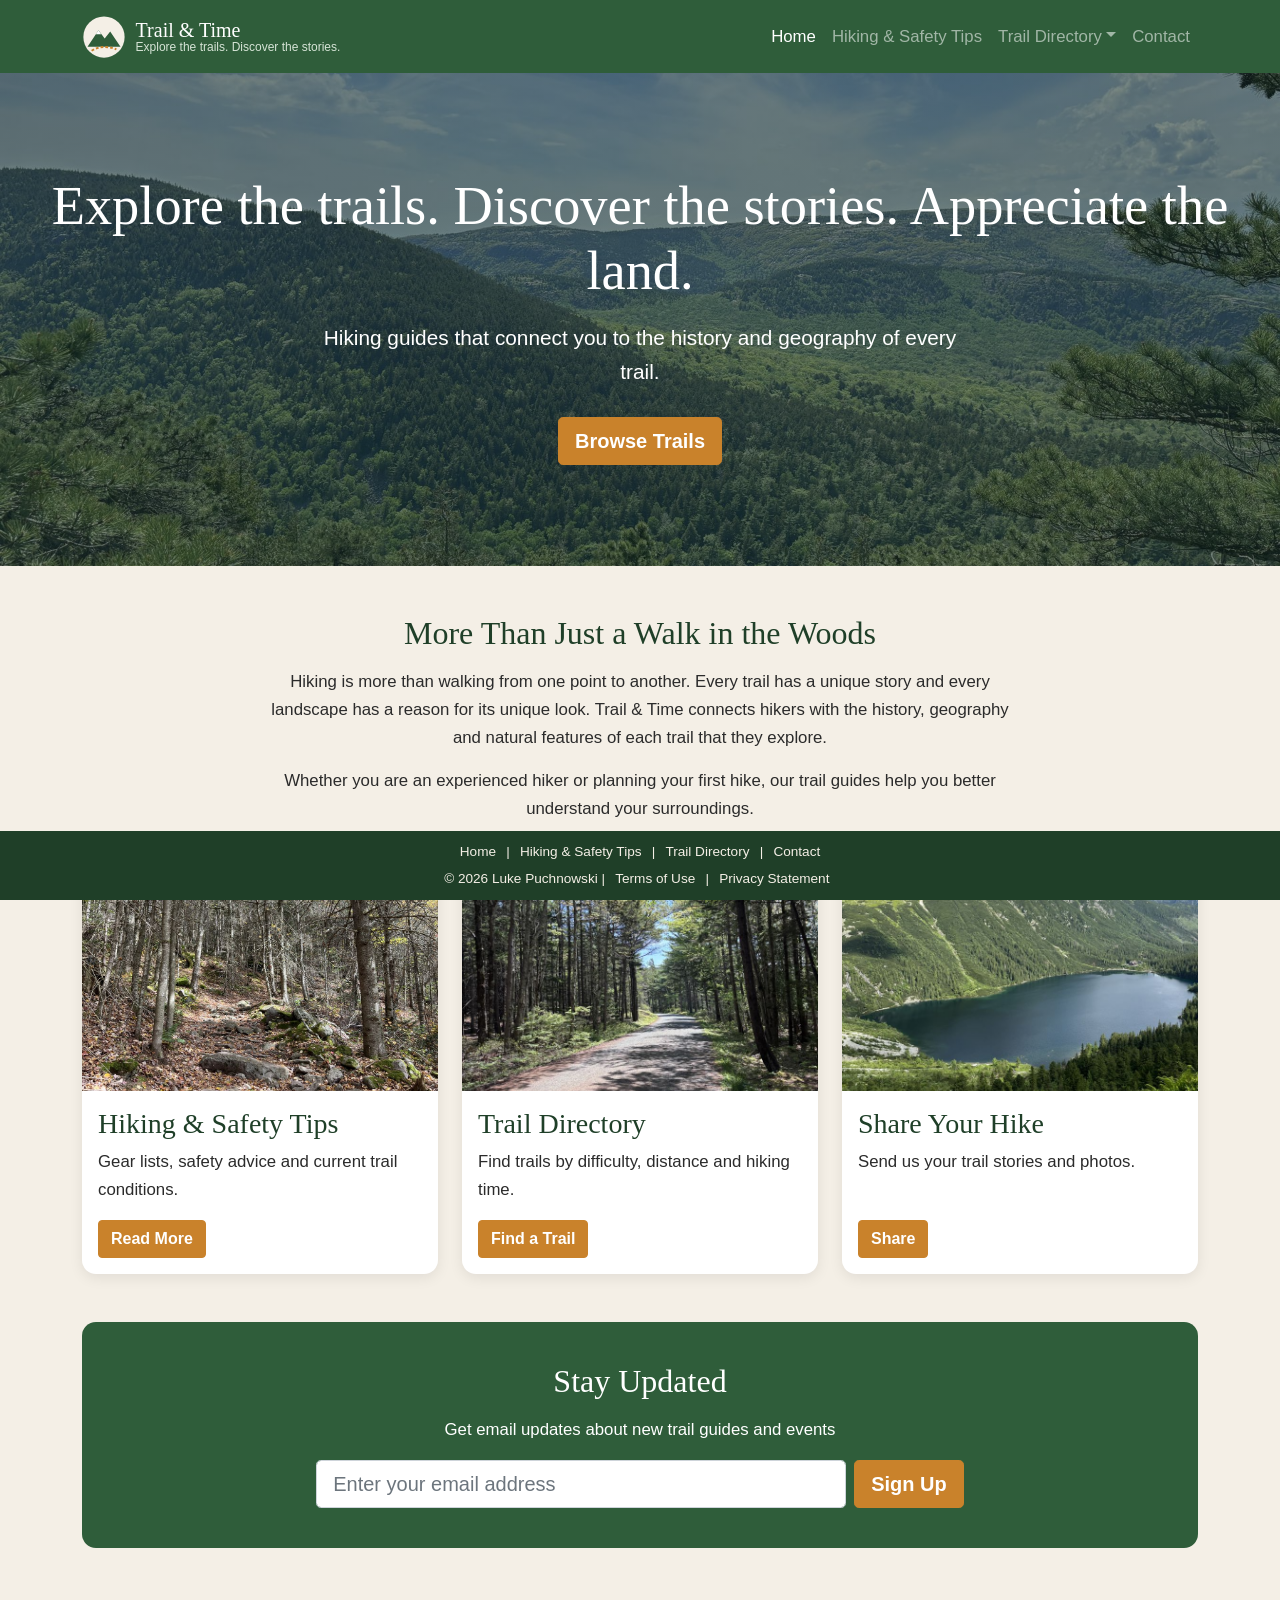
<file: index.html>
<!DOCTYPE html>
<!--Developer: Luke Puchnowski, IS117-001, Fall 2026 Semester-->
<html lang="en">

    <head>
        <meta charset="UTF-8">
        <meta name="viewport" content="width=device-width, initial-scale=1">
        <title>Trail & Time | Home</title>
        <!--local bootstrap copy from starter files-->
        <link href="css/bootstrap.css" rel="stylesheet">
        <link href="css/main.css" rel="stylesheet">
    </head>

    <body>
        <!--nav-->
        <nav class="navbar navbar-expand-lg navbar-dark site-nav">
            <div class="container">
                <a class="navbar-brand" href="index.html">
                    <img src="images/logo.svg" alt="Trail & Time logo: a green mountain with a dotted trail">
                    <span>Trail & Time
                        <span class="brand-tagline">Explore the trails. Discover the stories.</span>
                    </span>
                </a>
                <button class="navbar-toggler" type="button" data-bs-toggle="collapse" data-bs-target="#mainNav" aria-controls="mainNav" aria-expanded="false" aria-label="Toggle Navigation">
                    <span class="navbar-toggler-icon"></span>
                </button>
                <div class="collapse navbar-collapse" id="mainNav">
                    <ul class="navbar-nav ms-auto">
                        <li class="nav-item"><a class="nav-link active" aria-current="page" href="index.html">Home</a></li>
                        <li class="nav-item"><a class="nav-link" href="hiking_safety.html">Hiking & Safety Tips</a></li>
                        <li class="nav-item dropdown"><a class="nav-link dropdown-toggle" href="#" id="trailDropdown" role="button" data-bs-toggle="dropdown" aria-expanded="false">Trail Directory</a>
                            <ul class="dropdown-menu" aria-labelledby="trailDropdown">
                                <li><a class="dropdown-item" href="trail_directory.html">All Trails</a></li>
                                <li><hr class="dropdown-divider"></li>
                                <li><a class="dropdown-item" href="trail_history.html">Trail History</a></li>
                                <li><a class="dropdown-item" href="terrain_geography.html">Terrain & Geography</a></li>
                            </ul>
                        </li>
                        <li class="nav-item"><a class="nav-link" href="contact.html">Contact</a></li>
                    </ul>
                </div>
            </div>
        </nav>

    <!--hero for home page-->
    <!--background photo is from West Face Trail Cadillac MTN 2026 Maine trip-->
    <header class="hero">
        <h1>Explore the trails. Discover the stories. Appreciate the land.</h1>
        <p>Hiking guides that connect you to the history and geography of every trail.</p>
        <a class="btn btn-trail btn-lg" href="trail_directory.html">Browse Trails</a>
    </header>

    <main class="container my-5">
        <section class="home-intro mb-5">
            <h2 class="mb-3">More Than Just a Walk in the Woods</h2>
            <p>Hiking is more than walking from one point to another. Every trail has a unique story and every landscape has a reason for its unique look. 
                Trail & Time connects hikers with the history, geography and natural features of each trail that they explore.</p>
            <p>Whether you are an experienced hiker or planning your first hike, our trail guides help you better understand your surroundings.</p>
        </section>
        <!--featured cards with photos for each section-->
        <section aria-label="Explore our website">
            <div class="row g-4">
                <div class="col-12 col-md-6 col-lg-4">
                    <div class="card feature-card h-100">
                        <img src="images/slide-mountain-trail.jpg" class="card-img-top img-fluid" alt="Rocky trail covered in fallen leaves taken while climbing Slide Mountain in the Catskills, New York">
                        <div class="card-body d-flex flex-column">
                            <h3 class="card-title h3">Hiking & Safety Tips</h3>
                            <p class="card-text">Gear lists, safety advice and current trail conditions.</p>
                            <a href="hiking_safety.html" class="btn btn-trail mt-auto align-self-start">Read More</a>
                        </div>
                    </div>
                </div>
                <div class="col-12 col-md-6 col-lg-4">
                    <div class="card feature-card h-100">
                        <img src="images/eagle-lake-path.jpg" class="card-img-top img-fluid" alt="Gravel path through tall evergreens adjacent to Eagle Lake in Maine">
                        <div class="card-body d-flex flex-column">
                            <h3 class="card-title h3">Trail Directory</h3>
                            <p class="card-text">Find trails by difficulty, distance and hiking time.</p>
                            <a href="trail_directory.html" class="btn btn-trail mt-auto align-self-start">Find a Trail</a>
                        </div>
                    </div>
                </div>
                <div class="col-12 col-md-12 col-lg-4">
                    <div class="card feature-card h-100">
                        <img src="images/czarny-staw-trail.jpg" class="card-img-top img-fluid" alt="Morskie Oko mountain lake seen from rocky trail leading up to Czarny Staw in the Tatra Mountains">
                        <div class="card-body d-flex flex-column">
                            <h3 class="card-title h3">Share Your Hike</h3>
                            <p class="card-text">Send us your trail stories and photos.</p>
                            <a href="contact.html" class="btn btn-trail mt-auto align-self-start">Share</a>
                        </div>
                    </div>
                </div>
            </div>
        </section>
        <!--email signup-->
        <section class="signup-band text-center mt-5">
            <h2>Stay Updated</h2>
            <p>Get email updates about new trail guides and events</p>
            <form class="row g-2 justify-content-center" action="mailto:lap39@njit.edu?subject=Trail%20%26%20Time%20email%20signup" method="post" enctype="text/plain">
                <div class="col-12 col-sm-8 col-md-6">
                    <label for="signupEmail" class="visually-hidden">Email Address</label>
                    <input type="email" class="form-control form-control-lg" id="signupEmail" name="email" placeholder="Enter your email address" required>
                </div>
                <div class="col-12 col-sm-auto">
                    <button type="submit" class="btn btn-trail btn-lg w-100">Sign Up</button>
                </div>
            </form>
        </section>
    </main>

    <!--footer-->
    <footer class="footer">
        <div class="container">
            <div class="footer-links">
                <a href="index.html">Home</a> |
                <a href="hiking_safety.html">Hiking & Safety Tips</a> |
                <a href="trail_directory.html">Trail Directory</a> |
                <a href="contact.html">Contact</a>
            </div>
            <div>
                &copy; 2026 Luke Puchnowski | 
                <a href="terms.html#terms">Terms of Use</a> |
                <a href="terms.html#privacy">Privacy Statement</a>
            </div>
        </div>
    </footer>

    <!--bootstrap js bundle needed for mobile menu + dropdown-->
    <script src="https://cdn.jsdelivr.net/npm/bootstrap@5.0.2/dist/js/bootstrap.bundle.min.js" integrity="sha384-MrcW6ZMFYlzcLA8Nl+NtUVF0sA7MsXsP1UyJoMp4YLEuNSfAP+JcXn/tWtIaxVXM" crossorigin="anonymous"></script>
    </body>
</html>
</file>
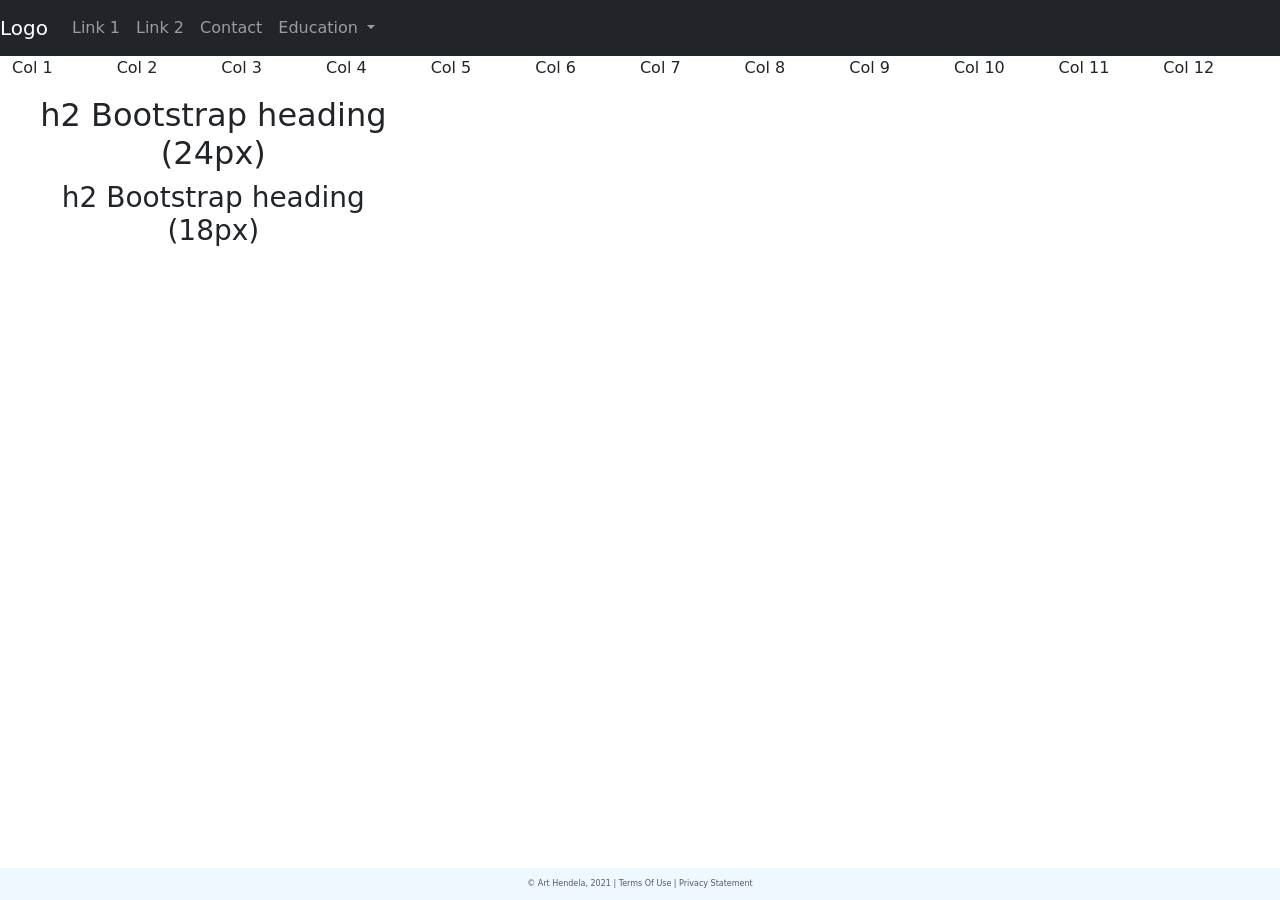
<file: Bootstrap/index.html>
<!DOCTYPE html>
<html lang="en">
<head>
    <meta charset="UTF-8">
    <title>My First Bootstrap Page</title>
    <!-- CSS only -->
    <link href="https://cdn.jsdelivr.net/npm/bootstrap@5.0.2/dist/css/bootstrap.min.css"
          rel="stylesheet"
          integrity="sha384-EVSTQN3/azprG1Anm3QDgpJLIm9Nao0Yz1ztcQTwFspd3yD65VohhpuuCOmLASjC"
          crossorigin="anonymous">
    <link href="css/main.css" rel="stylesheet">

</head>
<body>
<div class="container-fluid">
    <div class="row">
            <nav class="navbar navbar-expand-md
                    justify-content-start
                    bg-dark navbar-dark
                    col-12">

                <!-- Brand -->
                <a class="navbar-brand" href="#">Logo</a>
                <!-- Responsive Button for the smaller menu -->
                <button class="navbar-toggler" type="button"
                        data-bs-toggle="collapse" data-bs-target="#collapsibleNavbar">
                    <span class="navbar-toggler-icon"></span>
                </button>
                <div class="collapse navbar-collapse" id="collapsibleNavbar">
                    <ul class="navbar-nav">
                        <!-- Links -->
                        <li class="nav-item">
                            <a class="nav-link" href="#">Link 1</a>
                        </li>
                        <li class="nav-item">
                            <a class="nav-link" href="#">Link 2</a>
                        </li>
                        <li class="nav-item">
                            <a class="nav-link" href="#">Contact</a>
                        </li>

                        <!-- Dropdown -->
                        <li class="nav-item dropdown">
                            <a class="nav-link dropdown-toggle" href="#" id="navbardrop"
                               data-toggle="dropdown" role="button" data-bs-toggle="dropdown" aria-expanded="false">
                                Education
                            </a>
                            <div class="dropdown-menu">
                                <a class="dropdown-item" href="#">Link 1</a>
                                <a class="dropdown-item" href="#">Link 2</a>
                                <a class="dropdown-item" href="#">Link 3</a>
                                <a class="dropdown-item" href="#">Link 4</a>
                            </div>
                        </li>
                    </ul>
                </div>
            </nav>
        <div class="row">
        <p class="col-1">Col 1</p>
        <p class="col-1">Col 2</p>
        <p class="col-1">Col 3</p>
        <p class="col-1">Col 4</p>
        <p class="col-1">Col 5</p>
        <p class="col-1">Col 6</p>
        <p class="col-1">Col 7</p>
        <p class="col-1">Col 8</p>
        <p class="col-1">Col 9</p>
        <p class="col-1">Col 10</p>
        <p class="col-1">Col 11</p>
        <p class="col-1">Col 12</p>
        </div>
    <div class="col-sm-4  text-center">
        <h2>h2 Bootstrap heading (24px)</h2>
        <h3>h2 Bootstrap heading (18px)</h3>
    </div>
</div>
 <footer class="footer page-footer font-small ">
     <div class="container">
        <div class="row">
            <span class="text-muted">&copy; Art Hendela, 2021 |  Terms Of Use  |  Privacy Statement</span>
        </div>
     </div>
  </footer>
</div>


    <!-- Javascript Bundle with Popper -->
<script src="https://cdn.jsdelivr.net/npm/bootstrap@5.0.2/dist/js/bootstrap.bundle.min.js"
        integrity="sha384-MrcW6ZMFYlzcLA8Nl+NtUVF0sA7MsXsP1UyJoMp4YLEuNSfAP+JcXn/tWtIaxVXM"
        crossorigin="anonymous">
</script>

</body>
</html>
</file>
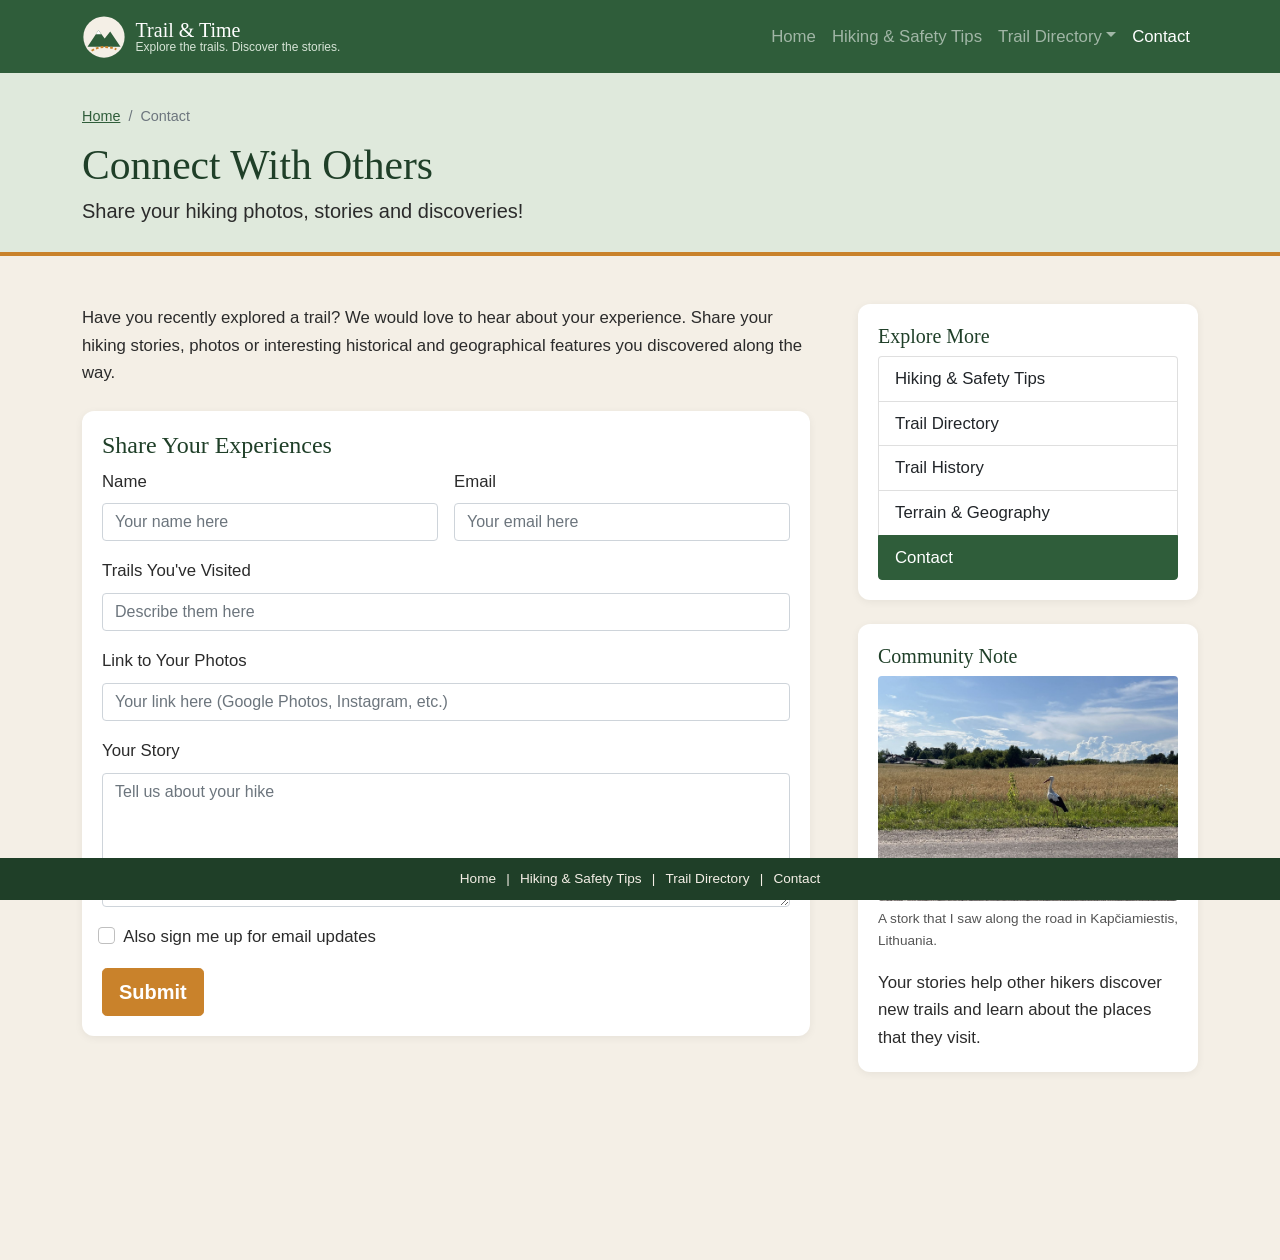
<file: contact.html>
<!DOCTYPE html>
<!--Developer: Luke Puchnowski, IS117-001, Fall 2026 Semester-->
<html lang="en">

    <head>
        <meta charset="UTF-8">
        <meta name="viewport" content="width=device-width, initial-scale=1">
        <title>Trail & Time | Contact</title>
        <link href="css/bootstrap.css" rel="stylesheet">
        <link href="css/main.css" rel="stylesheet">
    </head>

    <body>

        <nav class="navbar navbar-expand-lg navbar-dark site-nav">
            <div class="container">
                <a class="navbar-brand" href="index.html">
                    <img src="images/logo.svg" alt="Trail & Time logo: a green mountain with a dotted trail">
                    <span>Trail & Time
                        <span class="brand-tagline">Explore the trails. Discover the stories.</span>
                    </span>
                </a>
                <button class="navbar-toggler" type="button" data-bs-toggle="collapse" data-bs-target="#mainNav" aria-controls="mainNav" aria-expanded="false" aria-label="Toggle Navigation">
                    <span class="navbar-toggler-icon"></span>
                </button>
                <div class="collapse navbar-collapse" id="mainNav">
                    <ul class="navbar-nav ms-auto">
                        <li class="nav-item"><a class="nav-link" href="index.html">Home</a></li>
                        <li class="nav-item"><a class="nav-link" href="hiking_safety.html">Hiking & Safety Tips</a></li>
                        <li class="nav-item dropdown"><a class="nav-link dropdown-toggle" href="#" id="trailDropdown" role="button" data-bs-toggle="dropdown" aria-expanded="false">Trail Directory</a>
                            <ul class="dropdown-menu" aria-labelledby="trailDropdown">
                                <li><a class="dropdown-item" href="trail_directory.html">All Trails</a></li>
                                <li><hr class="dropdown-divider"></li>
                                <li><a class="dropdown-item" href="trail_history.html">Trail History</a></li>
                                <li><a class="dropdown-item" href="terrain_geography.html">Terrain & Geography</a></li>
                            </ul>
                        </li>
                        <li class="nav-item"><a class="nav-link active" aria-current="page" href="contact.html">Contact</a></li>
                    </ul>
                </div>
            </div>
        </nav>

        <header class="page-header">
            <div class="container">
                <nav aria-label="breadcrumb">
                    <ol class="breadcrumb">
                        <li class="breadcrumb-item"><a href="index.html">Home</a></li>
                        <li class="breadcrumb-item active" aria-current="page">Contact</li>
                    </ol>
                </nav>
                <h1>Connect With Others</h1>
                <p class="lead">Share your hiking photos, stories and discoveries!</p>
            </div>
        </header>

        <div class="container my-5">
            <div class="row g-5">
                <main class="col-12 col-lg-8">
                    <p class="mb-4">Have you recently explored a trail? We would love to hear about your experience. Share your hiking stories, photos or interesting historical and geographical features you discovered
                    along the way.</p>
                    <!--contact form-->
                    <section class="sidebar-box">
                        <h2 class="h4">Share Your Experiences</h2>
                        <form action="mailto:lap39@njit.edu?subject=Trail%20%26%20Time%20hike%20story" method="post" enctype="text/plain">
                            <div class="row g-3">
                                <div class="col-12 col-md-6">
                                    <label for="name" class="form-label">Name</label>
                                    <input type="text" class="form-control" id="name" name="name" placeholder="Your name here" required>
                                </div>
                                <div class="col-12 col-md-6">
                                    <label for="email" class="form-label">Email</label>
                                    <input type="email" class="form-control" id="email" name="email" placeholder="Your email here" required>
                                </div>
                                <div class="col-12">
                                    <label for="trails" class="form-label">Trails You've Visited</label>
                                    <input type="text" class="form-control" id="trails" name="trails" placeholder="Describe them here">
                                </div>
                                <div class="col-12">
                                    <label for="photos" class="form-label">Link to Your Photos</label>
                                    <input type="url" class="form-control" id="photos" name="photos" placeholder="Your link here (Google Photos, Instagram, etc.)">
                                </div>
                                <div class="col-12">
                                    <label for="message" class="form-label">Your Story</label>
                                    <textarea class="form-control" id="message" name="message" rows="5" placeholder="Tell us about your hike"></textarea>
                                </div>
                                <div class="col-12 form-check ms-1">
                                        <input class="form-check-input" type="checkbox" id="subscribe" name="subscribe">
                                        <label class="form-check-label" for="subscribe">Also sign me up for email updates</label>
                                </div>
                                <div class="col-12">
                                    <button type="submit" class="btn btn-trail btn-lg">Submit</button>
                                </div>
                            </div>
                        </form>
                    </section>
                </main>

                <aside class="col-12 col-lg-4">
                    <div class="sidebar-box mb-4">
                        <h2 class="h5">Explore More</h2>
                        <div class="list-group">
                            <a href="hiking_safety.html" class="list-group-item list-group-item-action">Hiking & Safety Tips</a>
                            <a href="trail_directory.html" class="list-group-item list-group-item-action">Trail Directory</a>
                            <a href="trail_history.html" class="list-group-item list-group-item-action">Trail History</a>
                            <a href="terrain_geography.html" class="list-group-item list-group-item-action">Terrain & Geography</a>
                            <a href="contact.html" class="list-group-item list-group-item-action active" aria-current="page">Contact</a>
                        </div>
                    </div>
                    <div class="sidebar-box">
                        <h2 class="h5">Community Note</h2>
                        <figure class="photo-figure mb-3">
                            <img src="images/stork-lithuania.jpg" class="img-fluid rounded" alt="White stork standing in grass beside a country road and a yellow field in Kapčiamiestis, Lithuania">
                            <figcaption>A stork that I saw along the road in Kapčiamiestis, Lithuania.</figcaption>
                        </figure>
                        <p class="mb-0">Your stories help other hikers discover new trails and learn about the places that they visit.</p>
                    </div>
                </aside>

            </div>
        </div>

        <footer class="footer">
            <div class="container">
                <div class="footer links">
                    <a href="index.html">Home</a> |
                    <a href="hiking_safety.html">Hiking & Safety Tips</a> |
                    <a href="trail_directory.html">Trail Directory</a> |
                    <a href="contact.html">Contact</a>
                </div>
                <div>
                    &copy; 2026 Luke Puchnowski |
                    <a href="terms.html#terms">Terms of Use</a> |
                    <a href="terms.html#privacy">Privacy Statement</a>
                </div>
            </div>
        </footer>

        <script src="https://cdn.jsdelivr.net/npm/bootstrap@5.0.2/dist/js/bootstrap.bundle.min.js" integrity="sha384-MrcW6ZMFYlzcLA8Nl+NtUVF0sA7MsXsP1UyJoMp4YLEuNSfAP+JcXn/tWtIaxVXM" 
        crossorigin="anonymous"></script>

    </body>

</html>
</file>
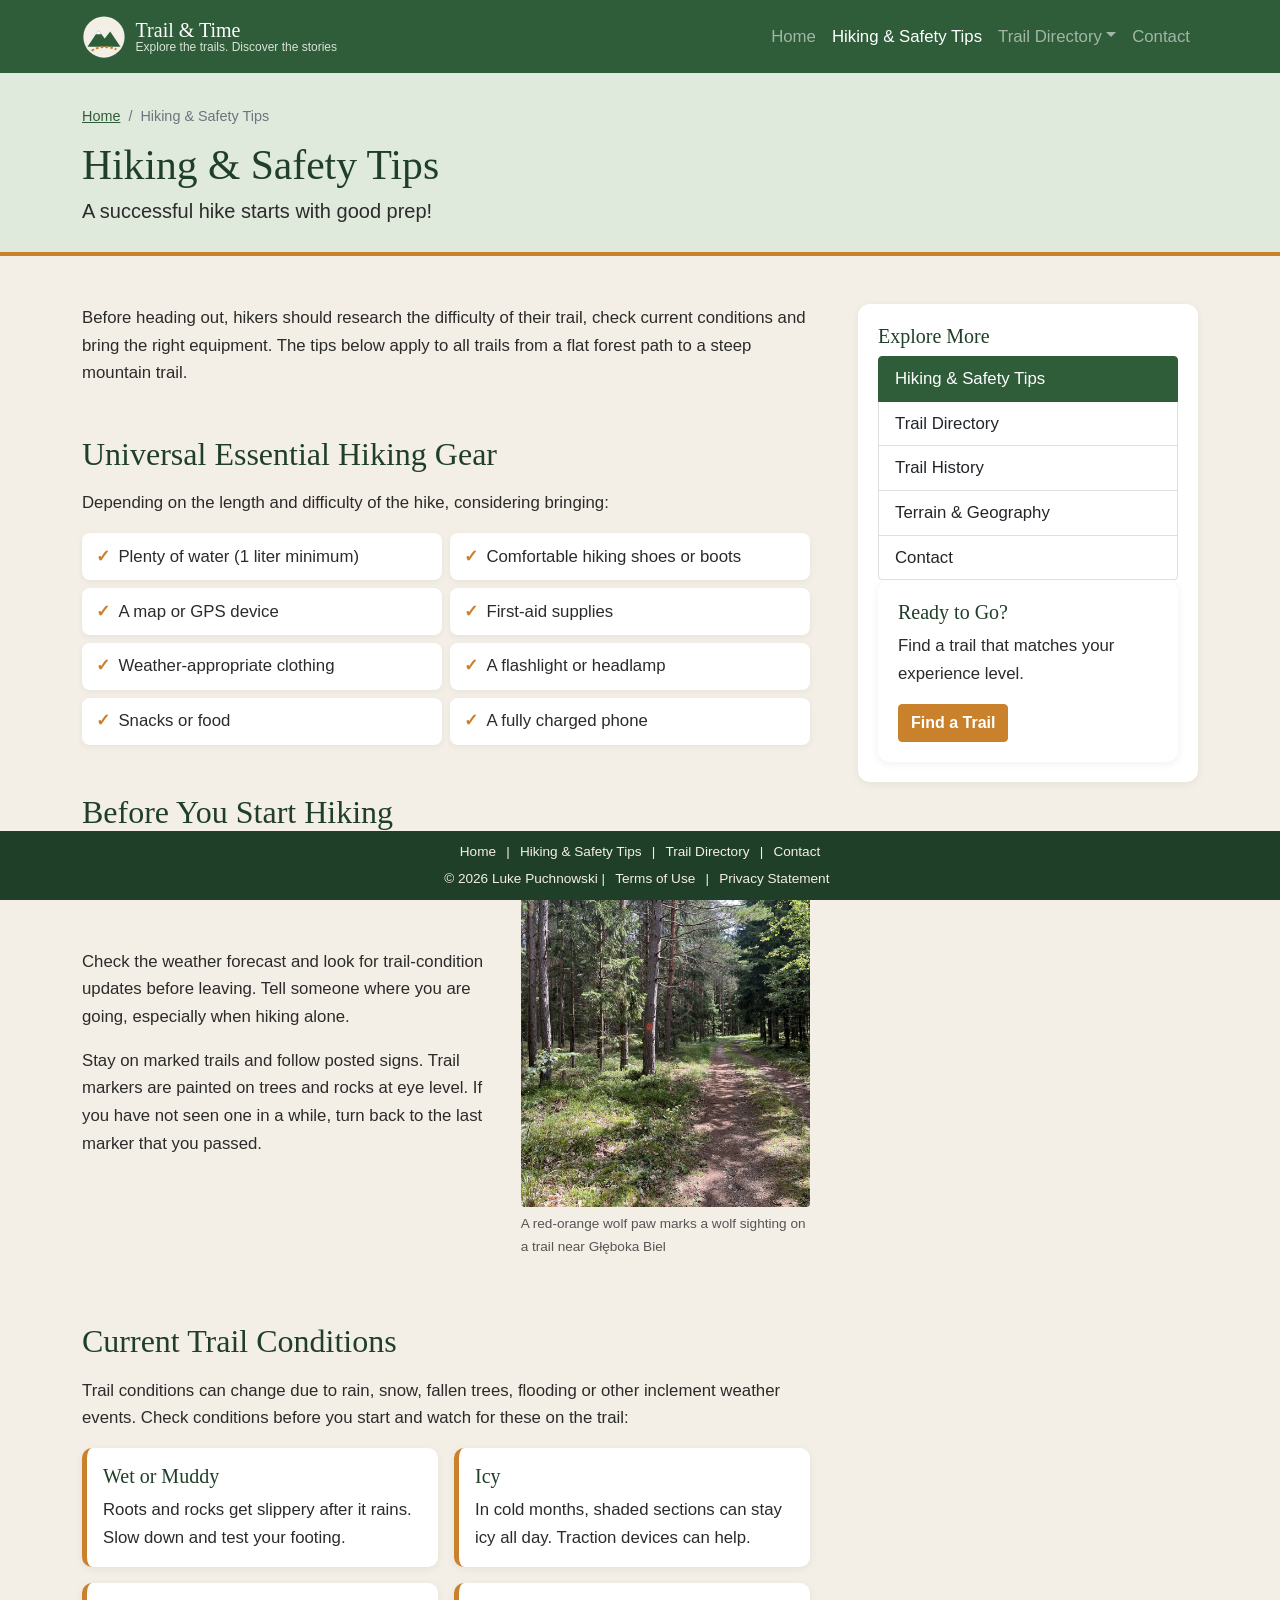
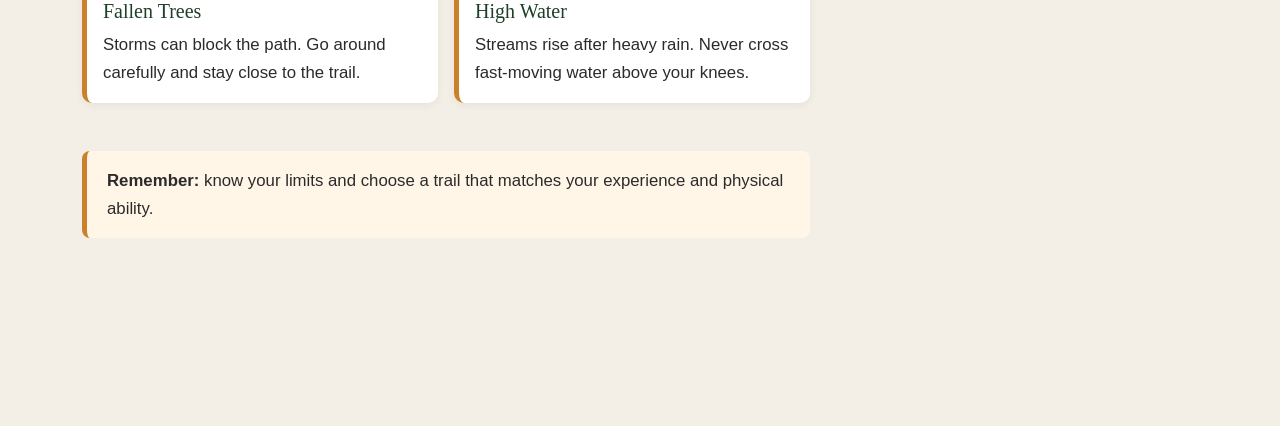
<file: hiking_safety.html>
<!DOCTYPE html>
<!--Developer: Luke Puchnowski, IS117-001, Fall 2026 Semester-->
<html lang="en">

    <head>
        <meta charset="UTF-8">
        <meta name="viewport" content="width=device-width, initial-scale=1">
        <title>Trail & Time | Hiking & Safety Tips</title>
        <link href="css/bootstrap.css" rel="stylesheet">
        <link href="css/main.css" rel="stylesheet">
    </head>

    <body>

        <!--nav same on every page except for active link change-->
        <nav class="navbar navbar-expand-lg navbar-dark site-nav">
            <div class="container">
                <a class="navbar-brand" href="index.html">
                    <img src="images/logo.svg" alt="Trail & Time logo with a green mountain and a dotted trail around it">
                    <span>Trail & Time
                        <span class="brand-tagline">Explore the trails. Discover the stories</span>
                    </span>
                </a>
                <button class="navbar-toggler" type="button" data-bs-toggle="collapse" data-bs-target="#mainNav" aria-controls="mainNav" aria-expanded="false" aria-label="Toggle Navigation">
                    <span class="navbar-toggler-icon"></span>
                </button>
                <div class="collapse navbar-collapse" id="mainNav">
                    <ul class="navbar-nav ms-auto">
                        <li class="nav-item"><a class="nav-link" href="index.html">Home</a></li>
                        <li class="nav-item"><a class="nav-link active" aria-current="page" href="hiking_safety.html">Hiking & Safety Tips</a></li>
                        <li class="nav-item dropdown"><a class="nav-link dropdown-toggle" href="#" id="trailDropdown" role="button" data-bs-toggle="dropdown" aria-expanded="false">Trail Directory</a>
                            <ul class="dropdown-menu" aria-labelledby="trailDropdown">
                                <li><a class="dropdown-item" href="trail_directory.html">All Trails</a></li>
                                <li><hr class="dropdown-divider"></li>
                                <li><a class="dropdown-item" href="trail_history.html">Trail History</a></li>
                                <li><a class="dropdown-item" href="terrain_geography.html">Terrain & Geography</a></li>
                            </ul>
                        </li>
                        <li class="nav-item"><a class="nav-link" href="contact.html">Contact</a></li>
                    </ul>
                </div>
            </div>
        </nav>

        <!--breadcrumb-->
        <header class="page-header">
            <div class="container">
                <nav aria-label="breadcrumb">
                    <ol class="breadcrumb">
                        <li class="breadcrumb-item"><a href="index.html">Home</a></li>
                        <li class="breadcrumb-item active" aria-current="page">Hiking & Safety Tips</li>
                    </ol>
                </nav>
                <h1>Hiking & Safety Tips</h1>
                <p class="lead">A successful hike starts with good prep!</p>
            </div>
        </header>

        <div class="container my-5">
            <div class="row g-5">
                <!--main-->
                <main class="col-12 col-lg-8">
                    <section class="mb-5">
                        <p>Before heading out, hikers should research the difficulty of their trail, check current conditions and bring the right equipment.
                           The tips below apply to all trails from a flat forest path to a steep mountain trail.</p>
                    </section>
                    <!--gear checklist-->
                    <section class="mb-5">
                        <h2>Universal Essential Hiking Gear</h2>
                        <p>Depending on the length and difficulty of the hike, considering bringing:</p>
                        <ul class="gear-list row row-cols-1 row-cols-sm-2 g-2 list-unstyled">
                            <li class="col"><span class="gear-item">Plenty of water (1 liter minimum)</span></li>
                            <li class="col"><span class="gear-item">Comfortable hiking shoes or boots</span></li>
                            <li class="col"><span class="gear-item">A map or GPS device</span></li>
                            <li class="col"><span class="gear-item">First-aid supplies</span></li>
                            <li class="col"><span class="gear-item">Weather-appropriate clothing</span></li>
                            <li class="col"><span class="gear-item">A flashlight or headlamp</span></li>
                            <li class="col"><span class="gear-item">Snacks or food</span></li>
                            <li class="col"><span class="gear-item">A fully charged phone</span></li>
                        </ul>
                    </section>
                    <!--before you hike-->
                    <section class="mb-5">
                        <h2>Before You Start Hiking</h2>
                        <div class="row g-4 align-items-center">
                            <div class="col-12 col-md-7">
                                <p>Check the weather forecast and look for trail-condition updates before leaving. Tell someone where you are going, especially when hiking alone.</p>
                                <p>Stay on marked trails and follow posted signs. Trail markers are painted on trees and rocks at eye level. If you have not seen one in a while, turn back to the last marker that you passed.</p>
                            </div>
                            <div class="col-12 col-md-5">
                                <figure class="photo-figure">
                                    <img src="images/trail-marker-wolf.jpg" class="img-fluid rounded" alt="red-orange wolf paw painted on a pine tree beside a dirt path in the forest">
                                    <figcaption>A red-orange wolf paw marks a wolf sighting on a trail near Głęboka Biel</figcaption>
                                </figure>
                            </div>
                        </div>
                    </section>
                    <!--trail conditions-->
                    <section class="mb-5">
                        <h2>Current Trail Conditions</h2>
                        <p>Trail conditions can change due to rain, snow, fallen trees, flooding or other inclement weather events. Check conditions before you start and watch for these on the trail:</p>
                        <div class="row row-cols-1 row-cols-md-2 g-3">
                            <div class="col">
                                <div class="card condition-card h-100">
                                    <div class="card-body">
                                        <h3 class="card-title h5">Wet or Muddy</h3>
                                        <p class="card-text">Roots and rocks get slippery after it rains. Slow down and test your footing.</p>
                                    </div>
                                </div>
                            </div>
                            <div class="col">
                                <div class="card condition-card h-100">
                                    <div class="card-body">
                                        <h3 class="card-title h5">Icy</h3>
                                        <p class="card-text">In cold months, shaded sections can stay icy all day. Traction devices can help.</p>
                                    </div>
                                </div>
                            </div>
                            <div class="col">
                                <div class="card condition-card h-100">
                                    <div class="card-body">
                                        <h3 class="card-title h5">Fallen Trees</h3>
                                        <p class="card-text">Storms can block the path. Go around carefully and stay close to the trail.</p>
                                    </div>
                                </div>
                            </div>
                            <div class="col">
                                <div class="card condition-card h-100">
                                    <div class="card-body">
                                        <h3 class="card-title h5">High Water</h3>
                                        <p class="card-text">Streams rise after heavy rain. Never cross fast-moving water above your knees.</p>
                                    </div>
                                </div>
                            </div>
                        </div>
                    </section>
                    <div class="callout">
                        <strong>Remember:</strong> know your limits and choose a trail that matches your experience and physical ability.
                    </div>
                </main>
                <aside class="col-12 col-lg-4">
                    <div class="sidebar-box mb-4">
                        <h2 class="h5">Explore More</h2>
                        <div class="list-group">
                            <a href="hiking_safety.html" class="list-group-item list-group-item-action active" aria-current="page">Hiking & Safety Tips</a>
                            <a href="trail_directory.html" class="list-group-item list-group-item-action">Trail Directory</a>
                            <a href="trail_history.html" class="list-group-item list-group-item-action">Trail History</a>
                            <a href="terrain_geography.html" class="list-group-item list-group-item-action">Terrain & Geography</a>
                            <a href="contact.html" class="list-group-item list-group-item-action">Contact</a>
                        </div>
                        <div class="sidebar-box">
                            <h2 class="h5">Ready to Go?</h2>
                            <p>Find a trail that matches your experience level.</p>
                            <a href="trail_directory.html" class="btn btn-trail">Find a Trail</a>
                        </div>
                    </div>
                </aside>
            </div>
        </div>

        <footer class="footer">
            <div class="container">
                <div class="footer-links">
                    <a href="index.html">Home</a> |
                    <a href="hiking_safety.html">Hiking & Safety Tips</a> |
                    <a href="trail_directory.html">Trail Directory</a> |
                    <a href="contact.html">Contact</a>
                </div>
                <div>
                    &copy; 2026 Luke Puchnowski |
                    <a href="terms.html#terms">Terms of Use</a> |
                    <a href="terms.html#privacy">Privacy Statement</a>
                </div>
            </div>
        </footer>

    <!--bootstrap-->
        <script src="https://cdn.jsdelivr.net/npm/bootstrap@5.0.2/dist/js/bootstrap.bundle.min.js" integrity="sha384-MrcW6ZMFYlzcLA8Nl+NtUVF0sA7MsXsP1UyJoMp4YLEuNSfAP+JcXn/tWtIaxVXM" 
        crossorigin="anonymous"></script>
    </body>

</html>
</file>
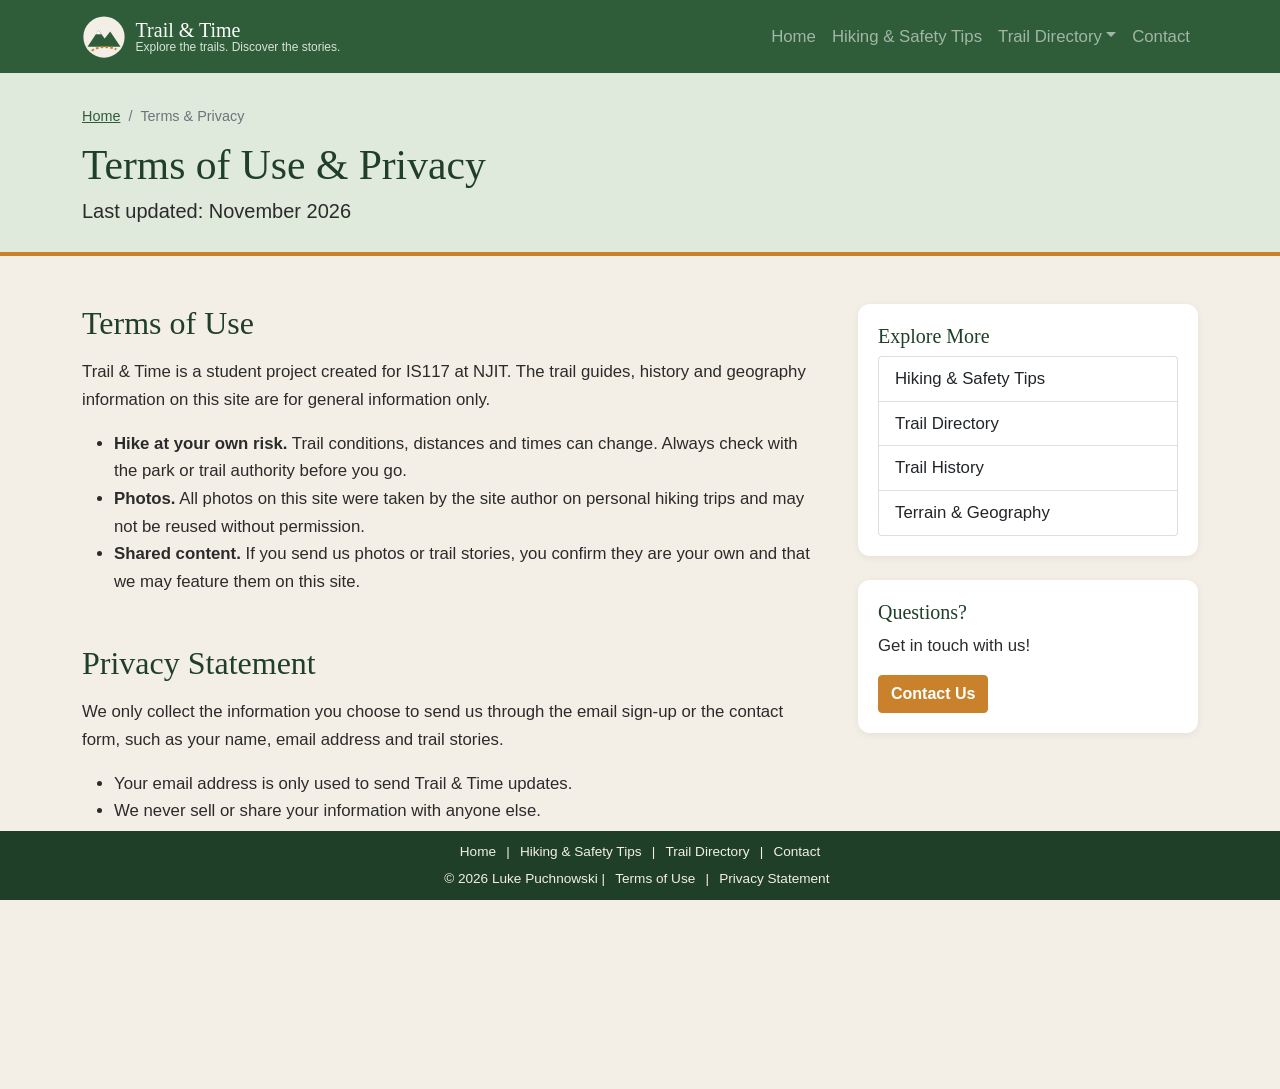
<file: terms.html>
<!DOCTYPE html>
<!--Developer: Luke Puchnowski, IS117-001, Fall 2026 Semester-->
<html lang="en">

    <head>
        <meta charset="UTF-8">
        <meta name="viewport" content="width=device-width, initial-scale=1">
        <title>Trail & Time | Terms & Privacy</title>
        <link href="css/bootstrap.css" rel="stylesheet">
        <link href="css/main.css" rel="stylesheet">
    </head>

    <body>
        <!--same nav every pagfe-->
        <nav class="navbar navbar-expand-lg navbar-dark site-nav">
            <div class="container">
                <a class="navbar-brand" href="index.html">
                    <img src="images/logo.svg" alt="Trail & Time logo: a green mountain with a dotted trail">
                    <span> Trail & Time
                        <span class="brand-tagline">Explore the trails. Discover the stories.</span>
                    </span>
                </a>
                <button class="navbar-toggler" type="button" data-bs-toggle="collapse" data-bs-target="#mainNav" aria-controls="mainNav" aria-expanded="false" aria-label="Toggle Navigation">
                    <span class="navbar-toggler-icon"></span>
                </button>
                <div class="collapse navbar-collapse" id="mainNav">
                    <ul class="navbar-nav ms-auto">
                        <li class="nav-item"><a class="nav-link" href="index.html">Home</a></li>
                        <li class="nav-item"><a class="nav-link" href="hiking_safety.html">Hiking &amp; Safety Tips</a></li>
                        <li class="nav-item dropdown"><a class="nav-link dropdown-toggle" href="#" id="trailDropdown" role="button" data-bs-toggle="dropdown" aria-expanded="false">Trail Directory</a>
                            <ul class="dropdown-menu" aria-labelledby="trailDropdown">
                                <li><a class="dropdown-item" href="trail_directory.html">All Trails</a></li>
                                <li><hr class="dropdown-divider"></li>
                                <li><a class="dropdown-item" href="trail_history.html">Trail History</a></li>
                                <li><a class="dropdown-item" href="terrain_geography.html">Terrain &amp; Geography</a></li>
                            </ul>
                        </li>
                        <li class="nav-item"><a class="nav-link" href="contact.html">Contact</a></li>
                    </ul>
                </div>
            </div>
        </nav>

        <!--breadcrumb-->
        <header class="page-header">
            <div class="container">
                <nav aria-label="breadcrumb">
                    <ol class="breadcrumb">
                        <li class="breadcrumb-item"><a href="index.html">Home</a></li>
                        <li class="breadcrumb-item active" aria-current="page">Terms & Privacy</li>
                    </ol>
                </nav>
                <h1>Terms of Use & Privacy</h1>
                <p class="lead">Last updated: November 2026</p>
            </div>
        </header>

        <div class="container my-5">
            <div class="row g-5">
                <main class="col-12 col-lg-8">
                    <section id="terms" class="mb-5">
                        <h2>Terms of Use</h2>
                        <p>Trail & Time is a student project created for IS117 at NJIT. The trail guides, history and
                            geography information on this site are for general information only.</p>
                        <ul>
                            <li><strong>Hike at your own risk.</strong> Trail conditions, distances and times can change. Always check with the park or trail authority before you go.</li>
                            <li><strong>Photos.</strong> All photos on this site were taken by the site author on personal hiking trips and may not be reused without permission.</li>
                            <li><strong>Shared content.</strong> If you send us photos or trail stories, you confirm they are your own and that we may feature them on this site.</li>
                        </ul>
                    </section>
                    <!--privacy-->
                    <section id="privacy" class="mb-5">
                        <h2>Privacy Statement</h2>
                        <p>We only collect the information you choose to send us through the email sign-up or the contact form, such as your name, email address and trail stories.</p>
                        <ul>
                            <li>Your email address is only used to send Trail & Time updates.</li>
                            <li>We never sell or share your information with anyone else.</li>
                            <li>You can ask to be removed from updates at any time through the <a href="contact.html"> Contact page</a>.</li>
                        </ul>
                    </section>
                </main>
                <!--sidebar for quick links-->
                <aside class="col-12 col-lg-4">
                    <div class="sidebar-box mb-4">
                        <h2 class="h5">Explore More</h2>
                        <div class="list-group">
                            <a href="hiking_safety.html" class="list-group-item list-group-item-action">Hiking & Safety Tips</a>
                            <a href="trail_directory.html" class="list-group-item list-group-item-action">Trail Directory</a>
                            <a href="trail_history.html" class="list-group-item list-group-item-action">Trail History</a>
                            <a href="terrain_geography.html" class="list-group-item list-group-item-action">Terrain & Geography</a>
                        </div>
                    </div>  
                    <div class="sidebar-box">
                        <h2 class="h5">Questions?</h2>
                        <p>Get in touch with us!</p>
                        <a href="contact.html" class="btn btn-trail">Contact Us</a>
                    </div>
                </aside> 
            </div>
        </div>

        <footer class="footer">
            <div class="container">
                <div class="footer-links">
                    <a href="index.html">Home</a> |
                    <a href="hiking_safety.html">Hiking & Safety Tips</a> |
                    <a href="trail_directory.html">Trail Directory</a> |
                    <a href="contact.html">Contact</a>
                </div>
                <div>
                    &copy; 2026 Luke Puchnowski |
                    <a href="terms.html#terms">Terms of Use</a> |
                    <a href="terms.html#privacy">Privacy Statement</a>
                </div>
            </div>
        </footer>

        <!--bootstrap-->
        <script src="https://cdn.jsdelivr.net/npm/bootstrap@5.0.2/dist/js/bootstrap.bundle.min.js" integrity="sha384-MrcW6ZMFYlzcLA8Nl+NtUVF0sA7MsXsP1UyJoMp4YLEuNSfAP+JcXn/tWtIaxVXM" 
        crossorigin="anonymous">
        </script>

    </body>

</html>
</file>
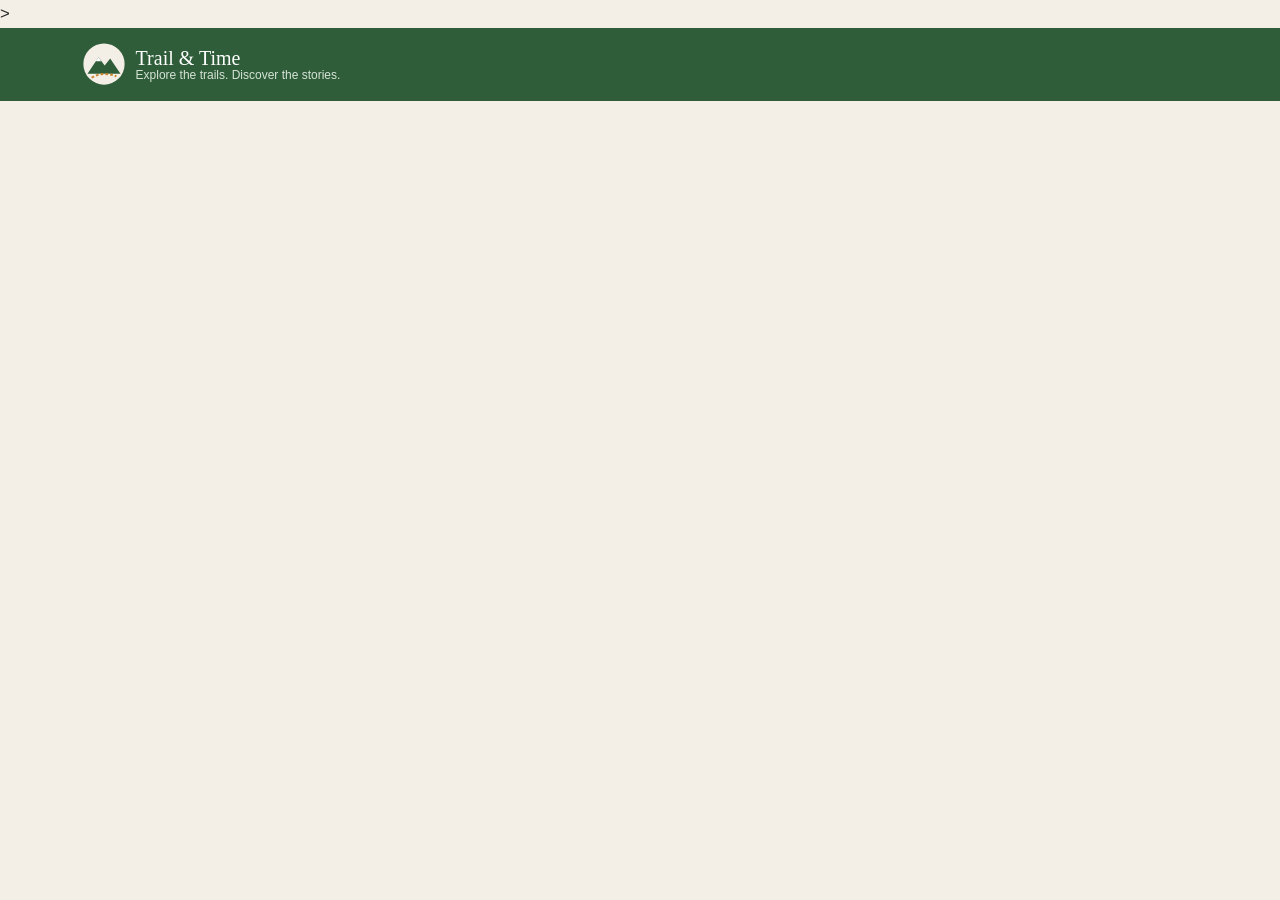
<file: trail_directory.html>
<!DOCTYPE html>
><!--Developer: Luke Puchnowski, IS117-001, Fall 2026 Semester-->
<html lang="en">

    <head>
        <meta charset="UTF-8">
        <meta name="viewport" content="width=device-width, initial-scale=1">
        <title>Trail & Time | Trail Directory</title>
        <link href="css/bootstrap.css" rel="stylesheet">
        <link href="css/main.css" rel="stylesheet">
    </head>

    <body>

        <nav class="navbar navbar-expand-lg navbar-dark site-nav">
            <div class="container">
                <a class="navbar-brand" href="index.html">
                    <img src="images/logo.svg" alt="Trail & Time logo: green mountain with a dotted trail across it">
                    <span>Trail & Time
                        <span class="brand-tagline">Explore the trails. Discover the stories.</span>
                    </span>
                </a>
                <button class="navbar-toggler" type="button" data-bs-toggle="collapse" data-bs-target="#mainNav" aria-controls="mainNav" aria-expanded="false" aria-label="Toggle Navigation">
                    <span class="navbar-toggler-icon"></span>
                </button>
                <div class="collapse navbar-collapse" id="mainNav">
                    <ul class="navbar-nav ms-auto">
                        
                    </ul>
                </div>

            </div>
        </nav>

    </body>

</html>
</file>
<file: css/main.css>
/*Developer: Luke Puchnowski, IS117-001, Fall 2026 Semester*/

/*colors*/
:root{
    --forest: #2f5d3a;
    --forest-dark: #1f3f28;
    --sage: #dfe9dc;
    --sand: #f4efe6;
    --amber: #c9822b;
    --amber-dark: #a8681f;
    --ink: #2b2b2b;
}

/*base*/
body{
    background-color: var(--sand);
    color: var(--ink);
    font-family: "Segoe UI", Roboto, Helvetica, Arial, sans-serif;
    font-size: 1.05rem;
    line-height: 1.65;
    padding-bottom: 140px;
}

h1, h2, h3, h4, .navbar-brand{
    font-family: Georgia, 'Times New Roman', serif;
    color: var(--forest-dark);
}

a {
    color: var(--forest);
}

/*nav stuff*/
.site-nav{
    background-color: var(--forest);
    padding: 0.6rem 1rem;
}

.site-nav .navbar-brand{
    color: #fff;
    display: flex;
    align-items: center;
    gap: 0.6rem;
    line-height: 1.1;
}

.site-nav .navbar-brand img{
    width: 44px;
    height: 44px;
}

.brand-tagline{
    display: block;
    font-family: "Segoe UI", Roboto, Helvetica, Arial, sans-serif;
    font-size: 0.75rem;
    color: #d6e4d6;
}

.site-nav .nav-link{
    color: #f4efe6;
    font-weight: 500;
}

.site-nav .nav-link:hover,
.site-nav .nav-link:focus,
.site-nav .nav-link.active {
    color: #ffd59a;
}

.site-nav .dropdown-item.active,
.site-nav .dropdown-item:active{
    background-color: var(--forest);
}

/*buttons*/
.btn-trail{
    background-color: var(--amber);
    border-color: var(--amber);
    color: #fff;
    font-weight: 600;
}

.btn-trail:hover,
.btn-trail:focus{
    background-color: var(--amber-dark);
    border-color: var(--amber-dark);
    color: #fff;
}

/*home page*/
.hero{
    background-image: linear-gradient(rgba(20, 40, 25, 0.55), rgba(20, 40, 25, 0.55)), url("../images/cadillac-west-face.jpg");
    background-size: cover;
    background-position: center;
    color: #fff;
    padding: 6em 1rem;
    text-align: center;
}

.hero h1{
    color: #fff;
    font-size: clamp(2em, 5vw, 3.4rem);
    margin-bottom: 1rem;
}

.hero p{
    font-size: clamp(1.05rem, 2.2vw, 1.3rem);
    max-width: 640px;
    margin: 0 auto 1.75rem;
}

.home-intro{
    max-width: 760px;
    margin: 0 auto;
    text-align: center;
}

.feature-card{
    border: none;
    border-radius: 14px;
    overflow: hidden;
    box-shadow: 0 4px 14px rgba(0, 0, 0, 0.08);
    transition: transform 0.2s ease;
}

.feature-card:hover{
    transform: translateY(-4px);
}

/*photos cropped to same height since all different shapes initially*/
.feature-card .card-img-top{
    height: 220px;
    object-fit: cover;
}

.feature-card .card-title{
    color: var(--forest-dark);
}

.signup-band{
    background-color: var(--forest);
    color: #fff;
    border-radius: 14px;
    padding: 2.5rem 1.5rem;
}

.signup-band h2{
    color: #fff;
}

/*footer*/
.footer{    
    position: fixed;
    left: 0;
    bottom: 0;
    width: 100%;
    background-color: var(--forest-dark);
    color: #f4efe6;
    text-align: center;
    padding: 10px;
    font-size: 0.85rem;
    z-index: 1000;
}

.footer a{
    color: #f4efe6;
    text-decoration: none;
    margin: 0 0.4rem;
}

.footer a:hover{
    color: #ffd59a;
    text-decoration: underline;
}

.footer-links{
    margin-bottom: 0.25rem;
}

/*interior pages (everything except home)*/
.page-header{
    background-color: var(--sage);
    border-bottom: 4px solid var(--amber);
    padding: 2rem 0 1.5rem;
}

.page-header h1{
    font-size: clamp(1.8rem, 4vw, 2.6rem);
    margin-bottom: 0.25rem;
}

.page-header .lead{
    margin-bottom: 0;
}

.breadcrumb{
    margin-bottom: 0.75rem;
    font-size: 0.9rem;
}

.breadcrumb a{
    color: var(--forest);
}

main h2{
    margin-bottom: 1rem;
}

/*gear checklist for each item with checkmark I think*/
.gear-item{
    display: block;
    background-color: #fff;
    border-radius: 8px;
    padding: 0.6rem 0.9rem;
    box-shadow: 0 2px 6px rgba(0, 0, 0, 0.05);
}

.gear-item::before{
    content: "\2713";
    color: var(--amber);
    font-weight: 700;
    margin-right: 0.5rem;
}

/*photos with captions*/
.photo-fire{
    margin: 0;
}

.photo-figure img{
    width: 100%;
    max-height: 360px;
    object-fit: cover;
}

.photo-figure figcaption{
    font-size: 0.85rem;
    color: #555;
    margin-top: 0.4rem;
}

/*smaller cards interior pages*/
.condition-card{
    border: none;
    border-left: 5px solid var(--amber);
    border-radius: 10px;
    box-shadow: 0 2px 8px rgba(0, 0, 0, 0.06);
}

.callout{
    background-color: #fff6e8;
    border-left: 5px solid var(--amber);
    border-radius: 8px;
    padding: 1rem 1.25rem;
}

/*sidebar*/
.sidebar-box{
    background-color: #fff;
    border-radius: 12px;
    padding: 1.25rem;
    box-shadow: 0 2px 8px rgba(0, 0, 0, 0.06);
}

.sidebar-box .list-group-item.active{
    background-color: var(--forest);
    border-color: var(--forest);
}
</file>
<file: Bootstrap/css/main.css>
.footer {
    position: fixed;
    left: 0;
    bottom: 0;
    width: 100%;
    background-color: aliceblue;
    color: white;
    text-align: center;
    padding: 10px;
    font-size: 0.5rem;
}
</file>
